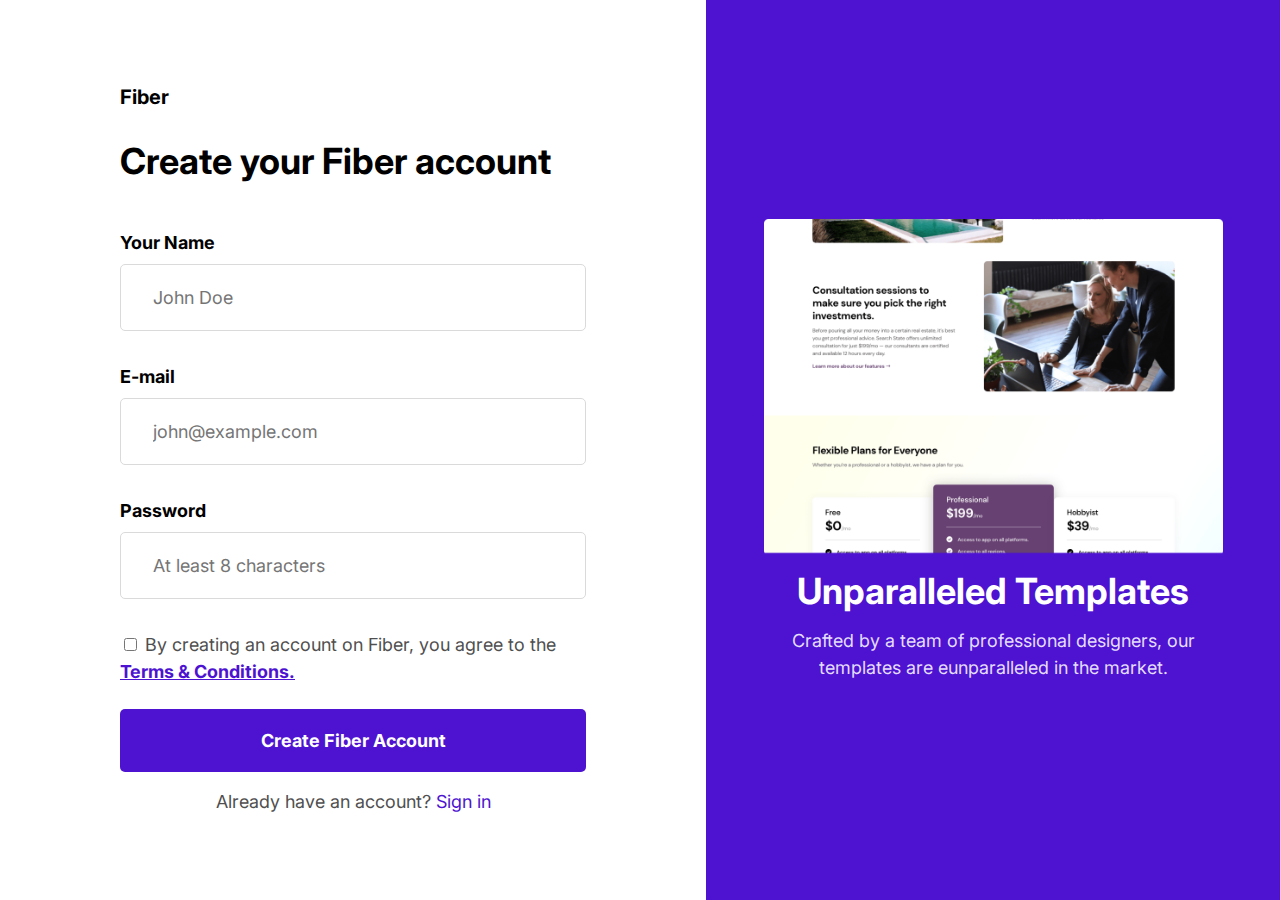
<file: sign-up.html>
<!DOCTYPE html>
<html lang="en">
<head>
    <meta charset="UTF-8">
    <meta http-equiv="X-UA-Compatible" content="IE=edge">
    <meta name="viewport" content="width=device-width, initial-scale=1.0">
    <link rel="preconnect" href="https://fonts.googleapis.com">
    <link rel="preconnect" href="https://fonts.gstatic.com" crossorigin>
    <link href="https://fonts.googleapis.com/css2?family=Inter:wght@400;600;700&display=swap" rel="stylesheet">
    <link rel="stylesheet" href="css/main.css">
    <title>Create your Fiber account.</title>
</head>


<body class="body--main">
    <section class="sign-up__container">

        <div class="sign-up__form-container">

            <form class="form">
                <div class="sign-up__title-box">
                    <p class="sign-up__logo heading--third">Fiber</p>
    
                    <h2 class="sign-up__heading heading--second">Create your Fiber account</h2>
                </div>

                <div class="form__input-container">
                    <p class="form__heading body--bold">Your Name</p>
                    <input type="text" name="name" class="form__input-field" placeholder="John Doe"/>
                </div>

                <div class="form__input-container">
                    <p class="form__heading body--bold">E-mail</p>
                    <input type="text" name="E-mail" class="form__input-field" placeholder="john@example.com"/>
                </div>

                <div class="form__input-container">
                    <p class="form__heading body--bold">Password</p>

                    <div class="form__password">
                        <input type="password" class="form__input-field" name="Password" placeholder="At least 8 characters"/>
                    </div>
                </div>

                <div class="form__checkbox-container">
                    <input type="checkbox" class="form__checkbox"/> 
                    By creating an account on Fiber, you agree to the 
                    <a href="#" class="form__link body--link">Terms & Conditions.</a>
                </div>


                <div class="form__cta">
                    <div class="btn__box">
                        <a href="#" class="button--main button--full-width">Create Fiber Account</a>
                    </div>
                    <p class="form__sign-in">Already have an account?<a href="#" class="form__link--alt body--link"> Sign in</a></p>
                </div>

            </form>
        </div>



        <div class="sign-up__img-container">

            <div class="sign-up__img-flex">
                <div class="sign-up__img-box">
                    <img src="Assets/Sign Up Image.png" alt="sign-up-img" class="sign-up__img">
                </div>


                <div class="sign-up__txt">

                    <h2 class="sign-up__heading--w heading--second-white">Unparalleled Templates</h2>

                    <p class="sign-up__description">Crafted by a team of professional designers, 
                        our templates are eunparalleled in the market.
                    </p>
                </div>

            </div>

        </div>
    </section>
















</body>
</file>
<file: css/main.css>
/* Box sizing rules */
*,
*::before,
*::after {
  box-sizing: border-box;
}

/* Remove default styles on links */
a {
  text-decoration: none;
  color: inherit;
}

/* Remove default margin */
body,
h1,
h2,
h3,
h4,
p,
figure,
blockquote,
dl,
dd,
ul {
  margin: 0;
  padding: 0rem;
}

/* Remove list styles on ul, ol elements with a list role, which suggests default styling will be removed */
ul[role=list],
ol[role=list] {
  list-style: none;
}

/* Set core root defaults */
html:focus-within {
  scroll-behavior: smooth;
}

/* Set core body defaults */
body {
  min-height: 100vh;
  text-rendering: optimizeSpeed;
  line-height: 1.5;
}

/* A elements that don't have a class get default styles */
a:not([class]) {
  -webkit-text-decoration-skip: ink;
          text-decoration-skip-ink: auto;
}

/* Make images easier to work with */
img,
picture {
  max-width: 100%;
  display: block;
}

/* Inherit fonts for inputs and buttons */
input,
button,
textarea,
select {
  font: inherit;
}

/* Remove all animations, transitions and smooth scroll for people that prefer not to see them */
@media (prefers-reduced-motion: reduce) {
  html:focus-within {
    scroll-behavior: auto;
  }

  *,
*::before,
*::after {
    -webkit-animation-duration: 0.01ms !important;
            animation-duration: 0.01ms !important;
    -webkit-animation-iteration-count: 1 !important;
            animation-iteration-count: 1 !important;
    transition-duration: 0.01ms !important;
    scroll-behavior: auto !important;
  }
}
.heading--main {
  font-family: "Inter", sans-serif;
  font-weight: 700;
  color: #000000;
  font-size: 3.5rem;
  line-height: 4.5rem;
  color: #000000;
}

.heading--second {
  font-family: "Inter", sans-serif;
  font-weight: 700;
  color: #000000;
  font-size: 2.25rem;
  line-height: 2.5rem;
  color: #000000;
}

.heading--second-white {
  font-family: "Inter", sans-serif;
  font-weight: 700;
  color: #000000;
  font-size: 2.25rem;
  line-height: 2.5rem;
  color: #FFFFFF;
  color: #FFFFFF;
}

.heading--third {
  font-family: "Inter", sans-serif;
  font-weight: 700;
  color: #000000;
  font-size: 1.25rem;
  line-height: 1.5rem;
  color: #000000;
}

.body--main {
  font-family: "Inter", sans-serif;
  font-size: 1.125rem;
  font-weight: 400;
  line-height: 1.5;
  color: #4F4F4F;
}

.body--bold {
  font-family: "Inter", sans-serif;
  font-size: 1.125rem;
  font-weight: 400;
  line-height: 1.5;
  color: #4F4F4F;
  font-weight: 700;
}

.body--link {
  font-family: "Inter", sans-serif;
  font-size: 1.125rem;
  font-weight: 400;
  line-height: 1.5;
  color: #4F4F4F;
  font-weight: 700;
  color: #4D13D1;
  text-decoration: underline;
}

.body--purple {
  font-family: "Inter", sans-serif;
  font-size: 1.125rem;
  font-weight: 400;
  line-height: 1.5;
  color: #4F4F4F;
  font-weight: 700;
  color: #4D13D1;
}

.body--white {
  font-family: "Inter", sans-serif;
  font-size: 1.125rem;
  font-weight: 400;
  line-height: 1.5;
  color: #4F4F4F;
  color: #FFFFFF;
}

.button--main {
  font-weight: 700;
  display: inline-block;
  text-decoration: none;
  border-radius: 0.3125rem;
  padding: 1.125rem 2rem;
  text-align: center;
  transition: all 0.3s ease;
  background: #4D13D1;
  color: #FFFFFF;
}
.button--main:hover {
  background: #3f10ac;
  transform: translateX(0rem) translateY(-0.3125rem);
}
.button--main:active {
  background: #22085c;
  transform: translateX(0rem) translateY(0.125rem);
}

.button--second {
  font-weight: 700;
  display: inline-block;
  text-decoration: none;
  border-radius: 0.3125rem;
  padding: 1.125rem 2rem;
  text-align: center;
  transition: all 0.3s ease;
  background-color: #FFFFFF;
  color: #4D13D1;
}
.button--second:hover {
  background: #ebebeb;
  transform: translateX(0rem) translateY(-0.3125rem);
}
.button--second:active {
  background: #bfbfbf;
  transform: translateX(0rem) translateY(0.125rem);
}
@media screen and (max-width: 48rem) {
  .button--second {
    font-weight: 700;
    display: inline-block;
    text-decoration: none;
    border-radius: 0.3125rem;
    padding: 1.125rem 2rem;
    text-align: center;
    transition: all 0.3s ease;
    display: block !important;
    width: 100% !important;
  }
  .button--second:hover {
    background: #ebebeb;
    transform: translateX(0rem) translateY(-0.3125rem);
  }
  .button--second:active {
    background: #bfbfbf;
    transform: translateX(0rem) translateY(0.125rem);
  }
}

.button--third {
  font-weight: 700;
  display: inline-block;
  text-decoration: none;
  border-radius: 0.3125rem;
  padding: 1.125rem 2rem;
  text-align: center;
  transition: all 0.3s ease;
  display: block !important;
  width: 100% !important;
  background-color: #FFFFFF;
  color: #4D13D1;
  border: solid #DADADA 0.0625rem;
}
.button--third:hover {
  background: #ebebeb;
  transform: translateX(0rem) translateY(-0.3125rem);
}
.button--third:active {
  background: #bfbfbf;
  transform: translateX(0rem) translateY(0.125rem);
}

.button--full-width {
  font-weight: 700;
  display: inline-block;
  text-decoration: none;
  border-radius: 0.3125rem;
  padding: 1.125rem 2rem;
  text-align: center;
  transition: all 0.3s ease;
  display: block !important;
  width: 100% !important;
}

.layout__container {
  margin: 0 auto;
  max-width: 1320px;
  padding: 0rem 5.625rem 0rem 5.625rem;
}
@media screen and (max-width: 62rem) {
  .layout__container {
    padding: 0rem 2.5rem 0rem 2.5rem;
  }
}
@media screen and (max-width: 30rem) {
  .layout__container {
    padding: 0rem 1.5rem 0rem 1.5rem;
  }
}
@media screen and (max-width: 22rem) {
  .layout__container {
    padding: 0rem 1rem 0rem 1rem;
  }
}

.nav__container {
  padding-top: 2.5rem;
  padding-bottom: 2.5rem;
  display: flex;
  align-items: center;
  justify-content: center;
  justify-content: space-between;
}
.nav__logo {
  color: #000000;
}
.nav__main {
  display: flex;
  align-items: center;
  justify-content: center;
  justify-content: space-between;
}
@media screen and (max-width: 62rem) {
  .nav__main {
    background-color: rgba(255, 255, 255, 0.97);
    -webkit-backdrop-filter: blur(10px);
            backdrop-filter: blur(10px);
    position: absolute;
    top: 0;
    left: 0;
    width: 100%;
    height: 100vh;
    display: flex;
    align-items: center;
    justify-content: center;
    flex-direction: column;
    transition: all 0.5s ease-in;
    font-size: 1.5rem;
    opacity: 0;
    pointer-events: none;
    visibility: hidden;
  }
}
.nav__links-col {
  display: flex;
  align-items: center;
  justify-content: center;
  justify-content: space-between;
  list-style: none;
}
@media screen and (max-width: 62rem) {
  .nav__links-col {
    display: flex;
    align-items: center;
    justify-content: center;
    flex-direction: column;
  }
}
.nav__link {
  margin-left: 1.5rem;
  transition: all 0.3s ease;
}
.nav__link:hover {
  color: #3f10ac;
  transform: translateX(0rem) translateY(-0.3125rem);
}
.nav__link:active {
  color: #22085c;
  transform: translateX(0rem) translateY(0.125rem);
}
@media screen and (max-width: 62rem) {
  .nav__link {
    margin-left: 0rem;
    margin-bottom: 1rem;
  }
}
.nav__link:nth-child(1) {
  margin-left: 0rem;
}
.nav__cta {
  padding-left: 10rem;
}
@media screen and (max-width: 62rem) {
  .nav__cta {
    display: flex;
    align-items: center;
    justify-content: center;
    flex-direction: column;
    padding-left: 0rem;
  }
}
.nav__link--cta {
  margin-right: 2.5rem;
  color: #000000;
}
.nav__link--cta:hover {
  color: #3f10ac;
  transform: translateX(0rem) translateY(-0.3125rem);
}
.nav__link--cta:active {
  color: #22085c;
  transform: translateX(0rem) translateY(0.125rem);
}
@media screen and (max-width: 62rem) {
  .nav__link--cta {
    margin-right: 0rem;
    margin-bottom: 1rem;
    font-size: 1.5rem;
  }
}

/*MOBILE NAV*/
.mobile-nav {
  border: none;
  background: none;
  cursor: pointer;
  display: none;
}
@media screen and (max-width: 62rem) {
  .mobile-nav {
    display: block;
  }
}
.mobile-nav__icon {
  height: 3rem;
  width: 3rem;
  color: #4F4F4F;
}
.mobile-nav__icon[name=close-sharp] {
  display: none;
}

.nav-open .nav__main {
  opacity: 1;
  pointer-events: auto;
  visibility: visible;
}

.nav-open .mobile-nav__icon[name=close-sharp] {
  display: block;
  position: relative;
  z-index: 1;
}

.nav-open .mobile-nav__icon[name=menu-sharp] {
  display: none;
}

.header {
  background-color: #FBF8F3;
  padding-bottom: 10.5rem;
  margin-bottom: 5rem;
}

.hero__container {
  display: flex;
  align-items: center;
}
@media screen and (max-width: 62rem) {
  .hero__container {
    display: flex;
    align-items: center;
    justify-content: center;
    flex-direction: column;
    flex-direction: column-reverse;
  }
}
.hero__txt-box {
  width: 250%;
}
@media screen and (max-width: 62rem) {
  .hero__txt-box {
    width: 100%;
  }
}
@media screen and (max-width: 62rem) {
  .hero__img-box {
    margin-bottom: 4rem;
  }
}
.hero__heading {
  margin-bottom: 0.5rem;
}
@media screen and (max-width: 30rem) {
  .hero__heading {
    font-family: "Inter", sans-serif;
    font-weight: 700;
    color: #000000;
    font-size: 2.25rem;
    line-height: 2.5rem;
    color: #000000;
    margin-bottom: 1rem;
  }
}
.hero__description {
  margin-bottom: 1.5rem;
}
.hero__cta {
  margin-bottom: 2.25rem;
}
@media screen and (max-width: 62rem) {
  .hero__cta {
    display: flex;
    align-items: center;
    justify-content: center;
    flex-direction: column;
  }
}
@media screen and (max-width: 62rem) {
  .hero__btn {
    font-weight: 700;
    display: inline-block;
    text-decoration: none;
    border-radius: 0.3125rem;
    padding: 1.125rem 2rem;
    text-align: center;
    transition: all 0.3s ease;
    display: block !important;
    width: 100% !important;
  }
}
.hero__link {
  margin-left: 2.25rem;
}
@media screen and (max-width: 62rem) {
  .hero__link {
    margin-left: 0rem;
    padding-top: 1rem;
  }
}
.hero__stats {
  list-style: none;
  display: flex;
  align-items: center;
}
@media screen and (max-width: 30rem) {
  .hero__stats {
    display: flex;
    flex-direction: column;
    align-items: flex-start;
  }
}
.hero__stats-box {
  display: flex;
  align-items: center;
  margin-right: 1.5rem;
}
@media screen and (max-width: 30rem) {
  .hero__stats-box {
    margin-bottom: 1rem;
  }
}
.hero__stats-img {
  margin-right: 1rem;
}

.rating {
  display: flex;
  margin-bottom: 1rem;
}
@media screen and (max-width: 62rem) {
  .rating {
    display: none;
  }
}
.rating__star-container {
  display: flex;
}
.rating__star {
  margin-right: 0.5rem;
}
.rating__star:nth-child(5) {
  margin-right: 0.5rem;
}

.features {
  margin-bottom: 5rem;
}
.features__sub-heading {
  margin-bottom: 1.5rem;
}
.features__heading {
  width: 50%;
  margin-bottom: 3rem;
}
@media screen and (max-width: 48rem) {
  .features__heading {
    width: 100%;
  }
}
.features__items-box {
  display: flex;
  justify-content: center;
  margin-bottom: 5rem;
}
@media screen and (max-width: 48rem) {
  .features__items-box {
    display: flex;
    align-items: center;
    justify-content: center;
    flex-direction: column;
  }
}
.features__item {
  margin-left: 1rem;
}
@media screen and (max-width: 48rem) {
  .features__item {
    margin-left: 0rem;
    margin-bottom: 2.5rem;
  }
}
.features__item:nth-child(1) {
  margin-left: 0rem;
}
.features__img, .features__item-heading {
  margin-bottom: 1rem;
}

.cta {
  margin-bottom: 5rem;
}
.cta__container {
  background-color: #4D13D1;
  display: flex;
  align-items: center;
  justify-content: center;
  border-radius: 0.625rem;
}
@media screen and (max-width: 48rem) {
  .cta__container {
    display: flex;
    align-items: center;
    justify-content: center;
    flex-direction: column;
  }
}
.cta__txt-box {
  padding: 3rem 3rem;
  width: 90%;
}
@media screen and (max-width: 48rem) {
  .cta__txt-box {
    padding: 4rem 1rem;
  }
}
.cta__description {
  margin-bottom: 1.5rem;
}
.cta__heading {
  margin-bottom: 0.5rem;
  padding-top: 2rem;
}
@media screen and (max-width: 48rem) {
  .cta__heading {
    padding-top: 1rem;
  }
}
.cta__img-box {
  width: 110%;
  padding-top: 3rem;
  padding-right: 3rem;
}
@media screen and (max-width: 48rem) {
  .cta__img-box {
    width: 80%;
    padding-top: 0rem;
    padding-right: 0rem;
  }
}
.cta__img {
  width: 100%;
}

.reviews {
  margin-bottom: 5rem;
}
.reviews__container {
  display: flex;
  align-items: center;
}
@media screen and (max-width: 62rem) {
  .reviews__container {
    display: flex;
    align-items: center;
    justify-content: center;
    flex-direction: column;
  }
}

.card {
  border-radius: 0.625rem;
  border: solid #DADADA 0.0625rem;
  margin-left: 1.5rem;
  max-width: 30rem;
  padding: 1.5rem 1.5rem;
}
@media screen and (max-width: 62rem) {
  .card {
    margin-left: 0rem;
    margin-bottom: 3rem;
  }
}
.card:nth-child(1) {
  margin-left: 0rem;
}
.card__img-container {
  display: flex;
  align-items: center;
  margin-bottom: 1rem;
}
.card__txt {
  margin-left: 1rem;
}
.card__user-name, .card__user-sub {
  font-size: 0.9375rem;
}
.card__description {
  margin-bottom: 2rem;
  font-size: 1rem;
}

.footer {
  background-color: #FBF8F3;
  padding: 4.5rem 0rem;
}

.footer__container {
  display: flex;
  justify-content: center;
  justify-content: space-between;
}
@media screen and (max-width: 48rem) {
  .footer__container {
    display: flex;
    flex-direction: column;
  }
}
.footer__col {
  list-style: none;
  margin-left: 2rem;
}
@media screen and (max-width: 48rem) {
  .footer__col {
    margin-left: 0rem;
    margin-bottom: 2.5rem;
  }
}
.footer__col--large {
  width: 35%;
  margin-left: 0rem;
}
@media screen and (max-width: 48rem) {
  .footer__col--large {
    width: 100%;
  }
}
.footer__copyright {
  font-weight: 700;
}
@media screen and (max-width: 48rem) {
  .footer__copyright {
    margin-bottom: 2rem;
  }
}
.footer__logo {
  margin-bottom: 1.5rem;
}
.footer__heading {
  margin-bottom: 1.5rem;
}
.footer__item {
  margin-bottom: 1rem;
}
.footer__link:hover {
  color: #3f10ac;
  transform: translateX(0rem) translateY(-0.3125rem);
}
.footer__link:active {
  color: #22085c;
  transform: translateX(0rem) translateY(0.125rem);
}
.footer__item:last-child {
  margin-bottom: 0rem;
}
.footer__description {
  margin-bottom: 3.4rem;
}

.sign-up__container {
  display: flex;
  align-items: center;
  justify-content: center;
  justify-content: space-between;
}
.sign-up__form-container {
  display: flex;
  align-items: center;
  justify-content: center;
  flex-direction: column;
  height: 100vh;
  width: 100%;
  padding: 3rem 7.5rem;
}
@media screen and (max-width: 62rem) {
  .sign-up__form-container {
    max-width: 43.75rem;
    margin: 0 auto;
    padding: 3rem 3rem;
  }
}
@media screen and (max-width: 30rem) {
  .sign-up__form-container {
    max-width: 43.75rem;
    margin: 0 auto;
    padding: 3rem 1.5rem;
  }
}
.sign-up__logo {
  margin-bottom: 2rem;
}
.sign-up__heading {
  margin-bottom: 3rem;
}
.sign-up__img-container {
  display: flex;
  align-items: center;
  justify-content: center;
  flex-direction: column;
  width: 100%;
  height: 100vh;
  text-align: center;
  background-color: #4D13D1;
}
@media screen and (max-width: 62rem) {
  .sign-up__img-container {
    display: none;
  }
}
.sign-up__img-flex {
  display: flex;
  align-items: center;
  justify-content: center;
  flex-direction: column;
  width: 80%;
}
.sign-up__heading--w {
  margin: 1rem 1rem;
}
.sign-up__description {
  color: #E5DDFD;
}

.form {
  display: flex;
  flex-direction: column;
}
.form__heading {
  margin-bottom: 0.5rem;
  color: #000000;
}
.form__input-field {
  border: 0.0625rem solid #dadada;
  border-radius: 0.3125rem;
  width: 100%;
  padding-left: 2rem;
  padding-top: 1.1875rem;
  padding-bottom: 1.1875rem;
  margin-bottom: 2rem;
}
.form__input-field:focus {
  background-color: #dcdae4;
}
.form__checkbox-container {
  margin-bottom: 1.5rem;
}
.form__sign-in {
  padding-top: 1rem;
  text-align: center;
}
.form__link--alt {
  font-weight: 400;
  text-decoration: none;
}/*# sourceMappingURL=main.css.map */
</file>
